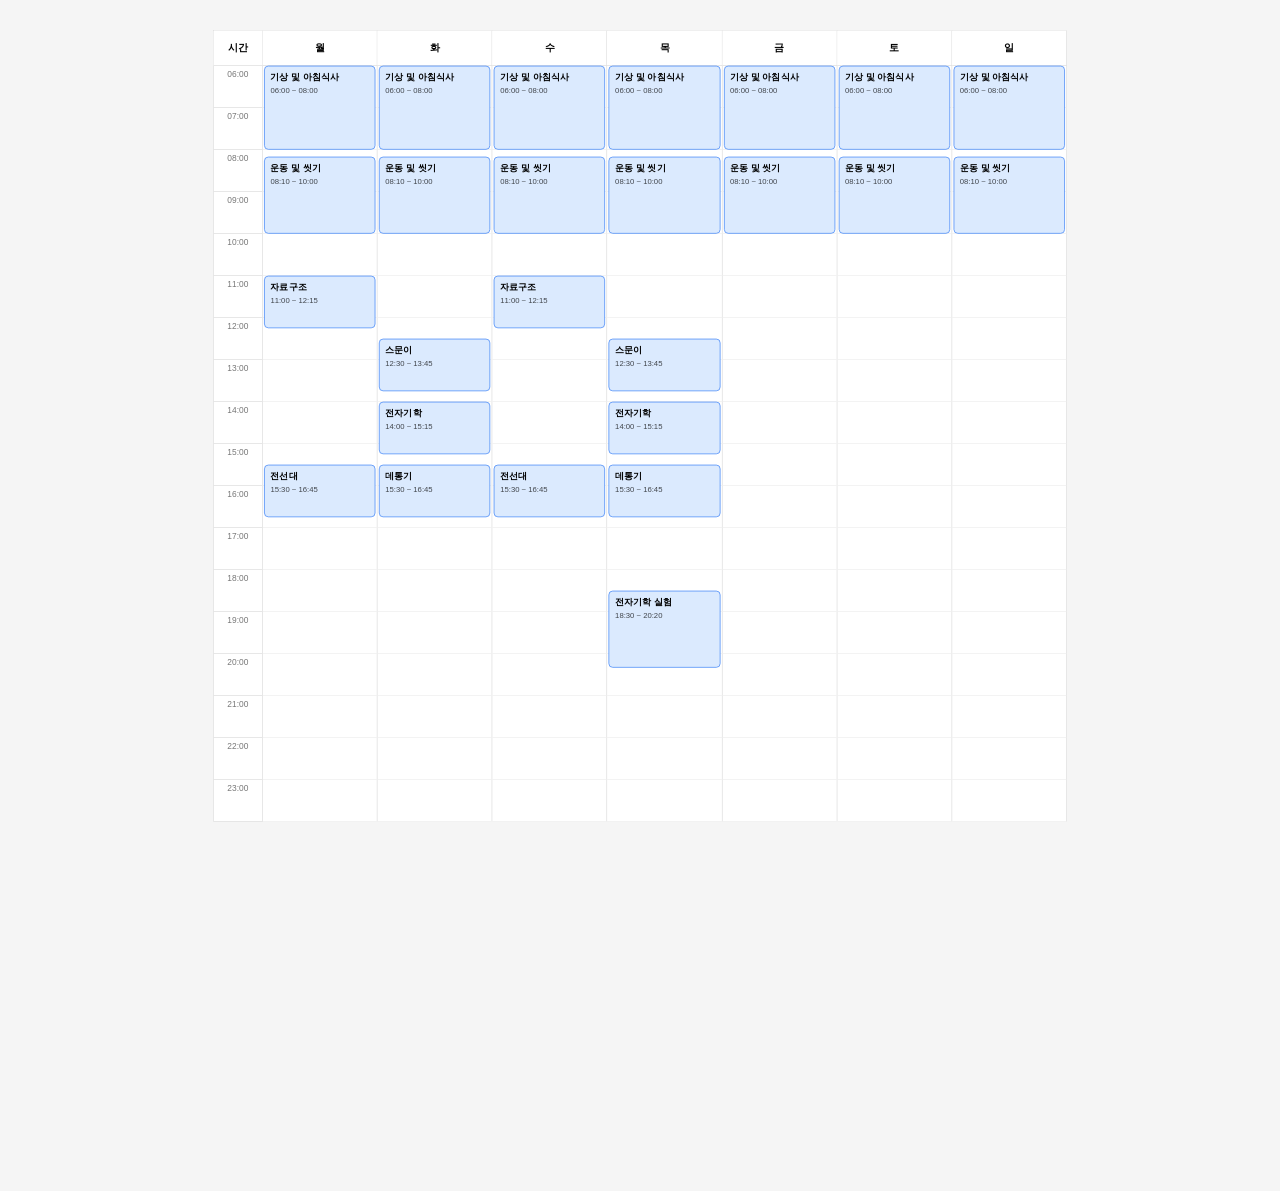
<file: index.html>
<!doctype html>
<html lang="ko">
  <head>
    <meta charset="UTF-8" />
    <meta name="viewport" content="width=device-width, initial-scale=1.0" />
    <title>Weekly Timetable</title>

    <link rel="stylesheet" href="style.css" />
  </head>

  <body>
    <div class="timetable" id="timetable">
      <!-- JavaScript가 시간표를 생성 -->
    </div>

    <script src="script.js"></script>
  </body>
</html>
</file>
<file: style.css>
:root {
  --scale: 0.7;
}

* {
  box-sizing: border-box;
}

body {
  margin: 0;
  padding: 30px;

  font-family:
    Arial,
    "Noto Sans KR",
    sans-serif;

  background: #f5f5f5;
}


/* =================================
   전체 시간표
   ================================= */

.timetable {
  display: grid;

  grid-template-columns:
    70px
    repeat(7, minmax(100px, 1fr));

  width: 100%;
  max-width: 1400px;

  margin: 0 auto;

  background: white;

  border-top: 1px solid #ddd;
  border-left: 1px solid #ddd;

   transform: scale(var(--scale));
  transform-origin: top center;
}


/* =================================
   헤더
   ================================= */

.header {
  height: 50px;

  display: flex;
  align-items: center;
  justify-content: center;

  font-weight: 600;
  font-size: 14px;

  background: white;

  border-right: 1px solid #ddd;
  border-bottom: 1px solid #ddd;
}


/* =================================
   시간 표시 영역
   ================================= */

.time-column {
  position: relative;
}

.time {
  height: 60px;

  display: flex;
  align-items: flex-start;
  justify-content: center;

  padding-top: 5px;

  font-size: 12px;
  color: #777;

  border-right: 1px solid #ddd;
  border-bottom: 1px solid #ddd;
}


/* =================================
   요일별 영역
   ================================= */

.day-column {
  position: relative;

  height: 1080px;

  border-right: 1px solid #ddd;

  overflow: visible;
}


/* =================================
   시간별 가로선
   ================================= */

.hour-line {
  height: 60px;

  border-bottom: 1px solid #eee;
}


/* =================================
   일정
   ================================= */

.event {
  position: absolute;

  padding: 7px 8px;

  background: #dbeafe;

  border: 1px solid #3b82f6;

  border-radius: 6px;

  font-size: 13px;
  line-height: 1.3;

  overflow: hidden;

  cursor: pointer;

  transition:
    filter 0.15s,
    box-shadow 0.15s;

  z-index: 10;
}


/* 마우스를 올렸을 때 */

.event:hover {
  filter: brightness(0.97);

  box-shadow:
    0 2px 6px rgba(0, 0, 0, 0.12);

  z-index: 20;
}


/* 일정 제목 */

.event-title {
  font-weight: 600;

  white-space: nowrap;
  overflow: hidden;
  text-overflow: ellipsis;
}


/* 일정 시간 */

.event-time {
  margin-top: 3px;

  font-size: 11px;

  opacity: 0.7;
}


/* =================================
   모바일
   ================================= */

@media (max-width: 700px) {

  body {
    padding: 10px;
  }

  .timetable {
    grid-template-columns:
      55px
      repeat(7, minmax(90px, 1fr));

    overflow-x: auto;
  }

}
</file>
